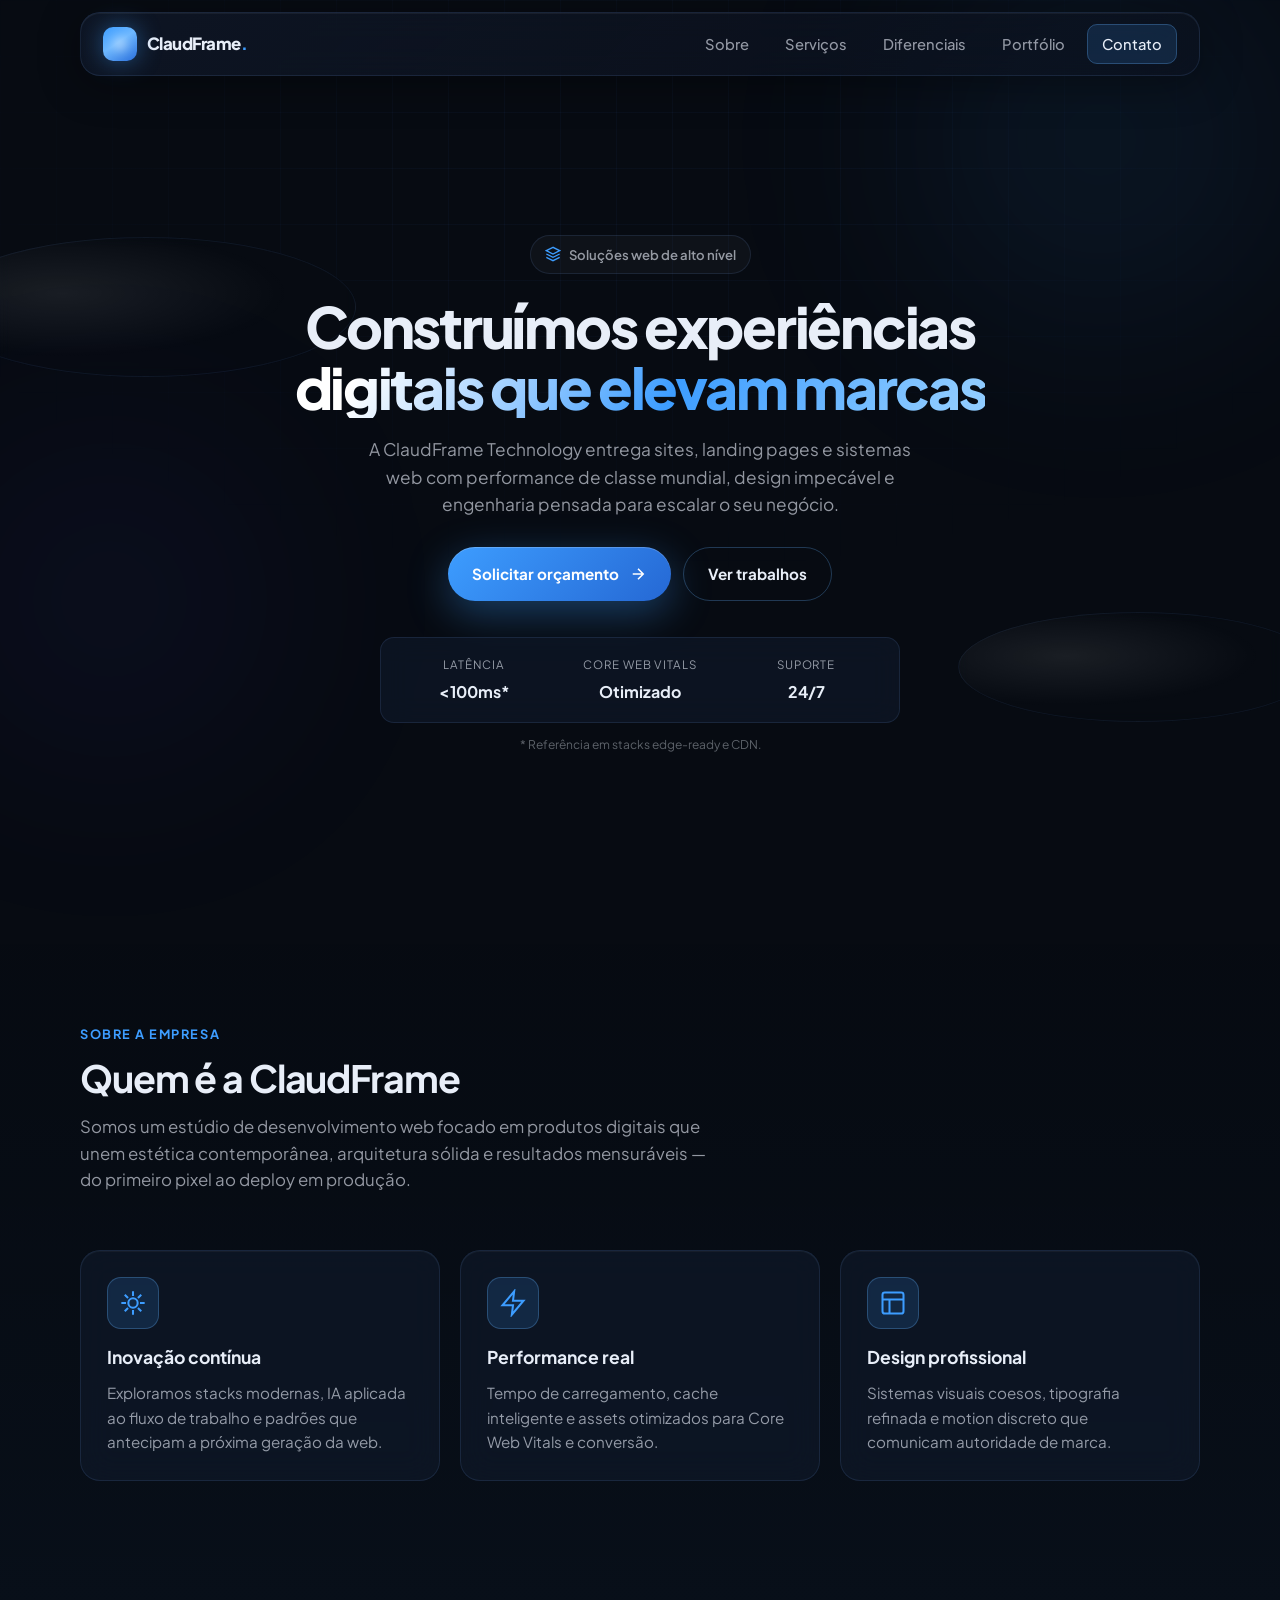
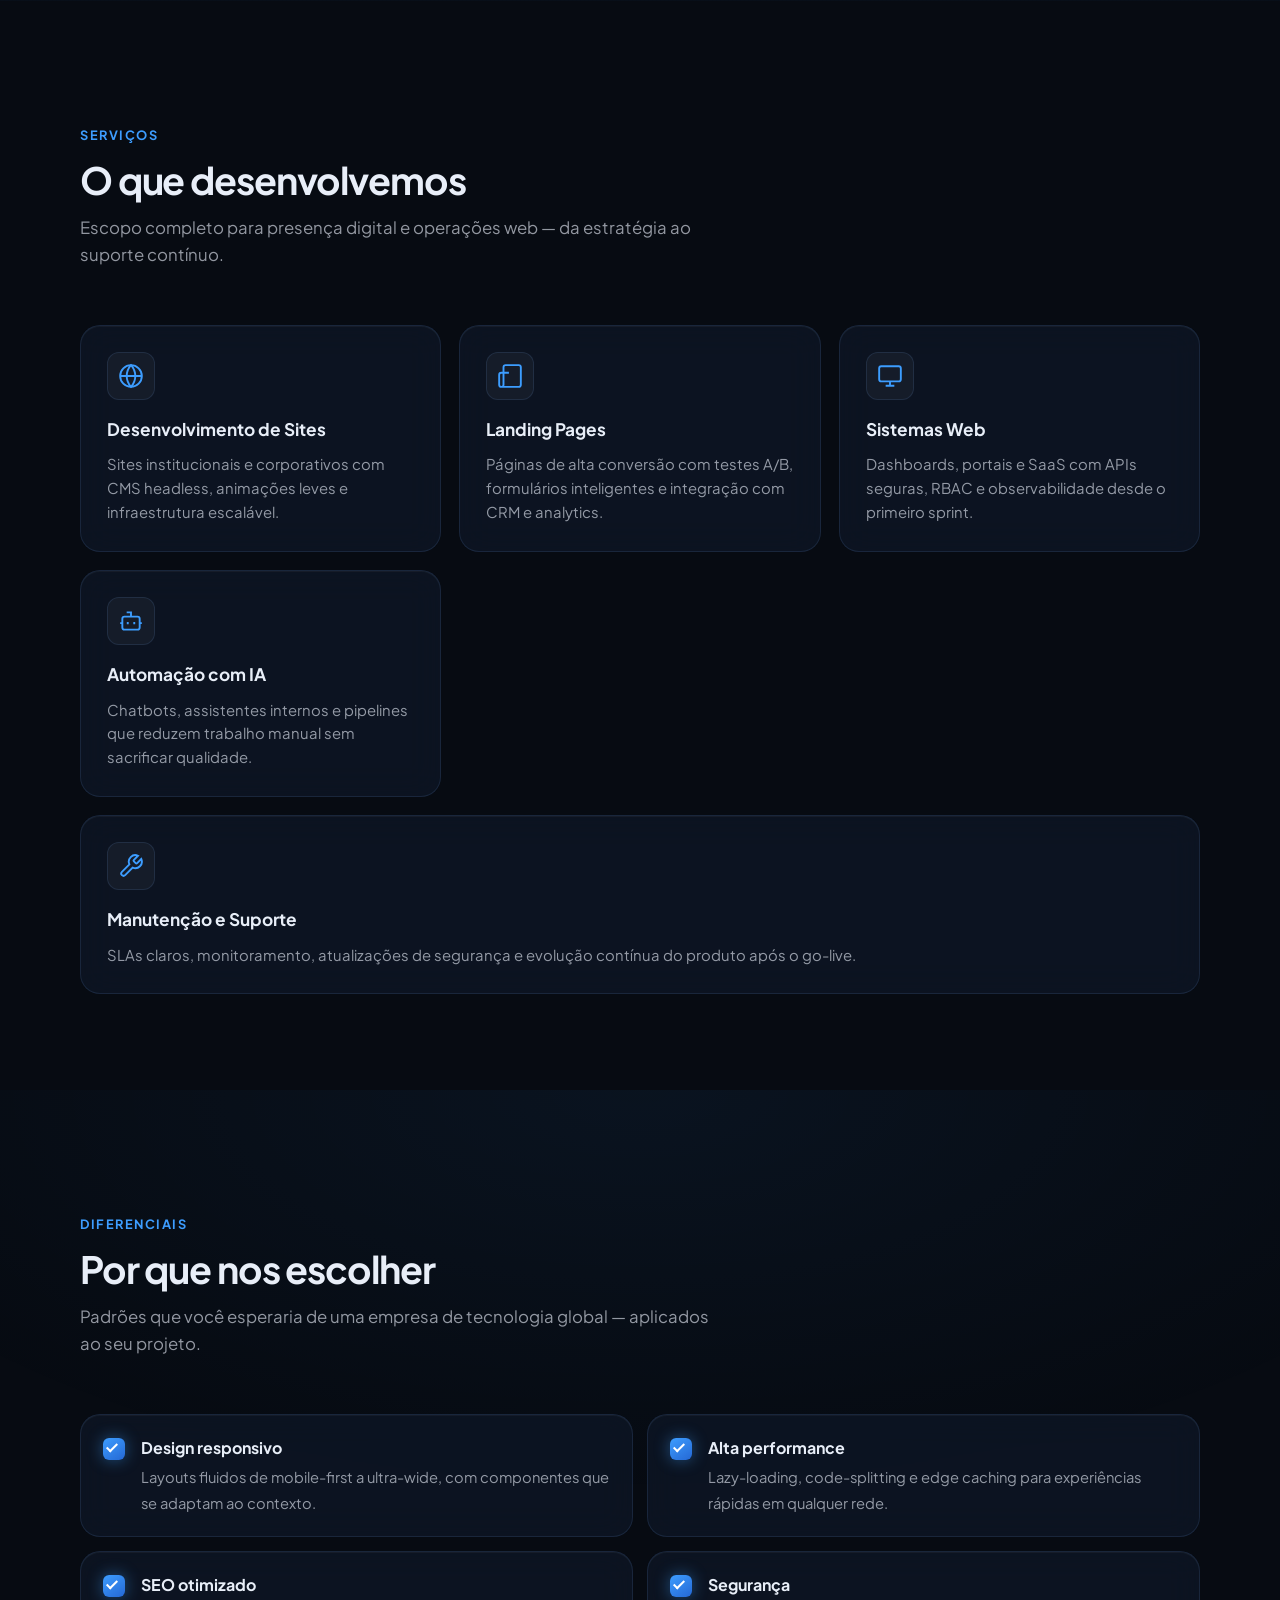
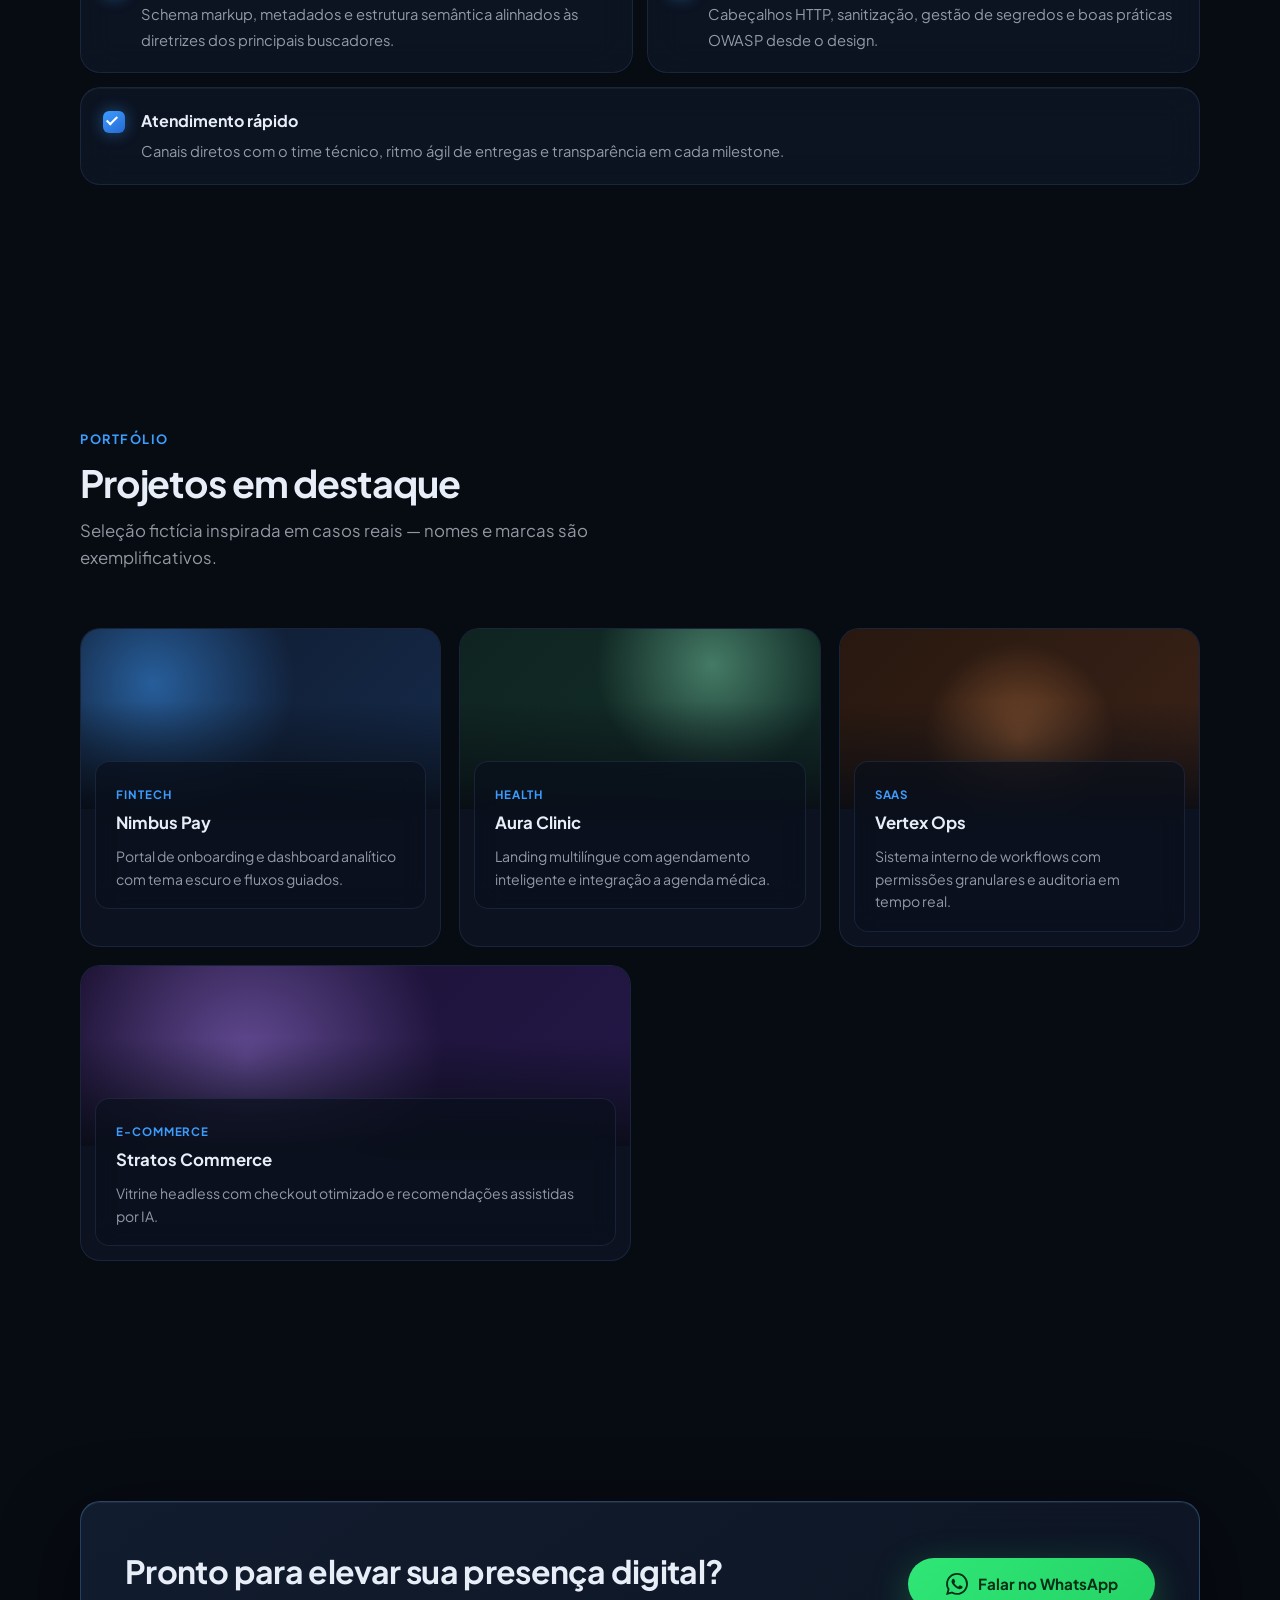
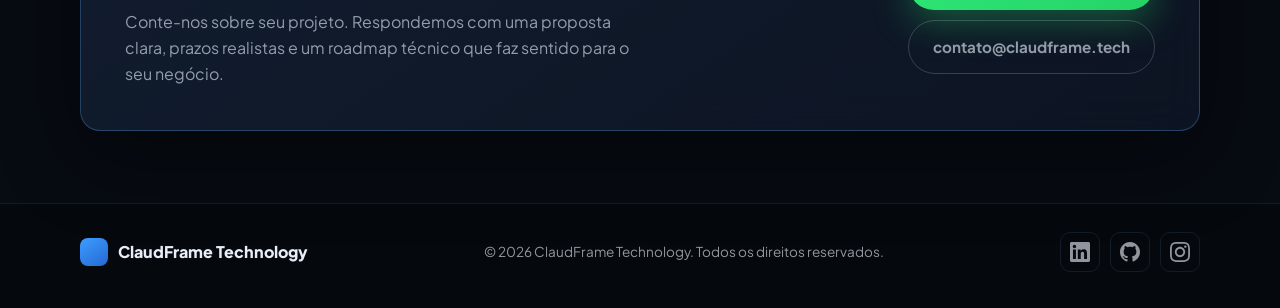
<file: index.html>
<!DOCTYPE html>
<html lang="pt-BR">
<head>
  <meta charset="UTF-8">
  <meta name="viewport" content="width=device-width, initial-scale=1.0">
  <meta name="description" content="ClaudFrame Technology — sites, landing pages e sistemas web profissionais com performance e design premium.">
  <title>ClaudFrame Technology — Desenvolvimento Web Premium</title>
  <link rel="preconnect" href="https://fonts.googleapis.com">
  <link rel="preconnect" href="https://fonts.gstatic.com" crossorigin>
  <link href="https://fonts.googleapis.com/css2?family=Plus+Jakarta+Sans:ital,wght@0,400;0,500;0,600;0,700;0,800;1,400&display=swap" rel="stylesheet">
  <link rel="stylesheet" href="style.css">
</head>
<body>
  <div class="bg-grid" aria-hidden="true"></div>
  <div class="bg-glow bg-glow--1" aria-hidden="true"></div>
  <div class="bg-glow bg-glow--2" aria-hidden="true"></div>

  <header class="site-header">
    <nav class="nav glass-nav" aria-label="Principal">
      <a href="#topo" class="nav__brand">
        <span class="nav__logo" aria-hidden="true"></span>
        <span class="nav__name">ClaudFrame<span class="nav__dot">.</span></span>
      </a>
      <button type="button" class="nav__toggle" aria-expanded="false" aria-controls="nav-menu" aria-label="Abrir menu">
        <span></span><span></span><span></span>
      </button>
      <ul id="nav-menu" class="nav__links">
        <li><a href="#sobre">Sobre</a></li>
        <li><a href="#servicos">Serviços</a></li>
        <li><a href="#diferenciais">Diferenciais</a></li>
        <li><a href="#portfolio">Portfólio</a></li>
        <li><a href="#contato" class="nav__cta">Contato</a></li>
      </ul>
    </nav>
  </header>

  <main id="topo">
    <section class="hero" aria-labelledby="hero-title">
      <div class="hero__cloud hero__cloud--1" aria-hidden="true"></div>
      <div class="hero__cloud hero__cloud--2" aria-hidden="true"></div>
      <div class="hero__inner">
        <p class="hero__badge reveal" data-reveal>
          <svg width="16" height="16" viewBox="0 0 24 24" fill="none" stroke="currentColor" stroke-width="2" aria-hidden="true"><path d="M12 2L2 7l10 5 10-5-10-5z"/><path d="M2 17l10 5 10-5"/><path d="M2 12l10 5 10-5"/></svg>
          Soluções web de alto nível
        </p>
        <h1 id="hero-title" class="hero__title reveal" data-reveal>
          <span class="hero__title-line">Construímos experiências</span>
          <span class="hero__title-accent">digitais que elevam marcas</span>
        </h1>
        <p class="hero__subtitle reveal" data-reveal>
          A ClaudFrame Technology entrega sites, landing pages e sistemas web com performance de classe mundial,
          design impecável e engenharia pensada para escalar o seu negócio.
        </p>
        <div class="hero__actions reveal" data-reveal>
          <a href="#contato" class="btn btn--primary">
            <span>Solicitar orçamento</span>
            <svg width="18" height="18" viewBox="0 0 24 24" fill="none" stroke="currentColor" stroke-width="2" aria-hidden="true"><path d="M5 12h14M12 5l7 7-7 7"/></svg>
          </a>
          <a href="#portfolio" class="btn btn--ghost">Ver trabalhos</a>
        </div>
        <dl class="hero__stats reveal" data-reveal>
          <div><dt>Latência</dt><dd>&lt;100ms*</dd></div>
          <div><dt>Core Web Vitals</dt><dd>Otimizado</dd></div>
          <div><dt>Suporte</dt><dd>24/7</dd></div>
        </dl>
        <p class="hero__footnote reveal" data-reveal>* Referência em stacks edge-ready e CDN.</p>
      </div>
    </section>

    <section id="sobre" class="section section--about" aria-labelledby="about-title">
      <div class="container">
        <header class="section__header reveal" data-reveal>
          <span class="section__label">Sobre a empresa</span>
          <h2 id="about-title" class="section__title">Quem é a ClaudFrame</h2>
          <p class="section__lead">
            Somos um estúdio de desenvolvimento web focado em produtos digitais que unem estética contemporânea,
            arquitetura sólida e resultados mensuráveis — do primeiro pixel ao deploy em produção.
          </p>
        </header>
        <div class="about__grid">
          <article class="glass-card about__card reveal" data-reveal>
            <div class="about__icon" aria-hidden="true">
              <svg width="28" height="28" viewBox="0 0 24 24" fill="none" stroke="currentColor" stroke-width="1.75"><path d="M12 2v4M12 18v4M4.93 4.93l2.83 2.83M16.24 16.24l2.83 2.83M2 12h4M18 12h4M4.93 19.07l2.83-2.83M16.24 7.76l2.83-2.83"/><circle cx="12" cy="12" r="4"/></svg>
            </div>
            <h3>Inovação contínua</h3>
            <p>Exploramos stacks modernas, IA aplicada ao fluxo de trabalho e padrões que antecipam a próxima geração da web.</p>
          </article>
          <article class="glass-card about__card reveal" data-reveal>
            <div class="about__icon" aria-hidden="true">
              <svg width="28" height="28" viewBox="0 0 24 24" fill="none" stroke="currentColor" stroke-width="1.75"><path d="M13 2L3 14h9l-1 8 10-12h-9l1-8z"/></svg>
            </div>
            <h3>Performance real</h3>
            <p>Tempo de carregamento, cache inteligente e assets otimizados para Core Web Vitals e conversão.</p>
          </article>
          <article class="glass-card about__card reveal" data-reveal>
            <div class="about__icon" aria-hidden="true">
              <svg width="28" height="28" viewBox="0 0 24 24" fill="none" stroke="currentColor" stroke-width="1.75"><rect x="3" y="3" width="18" height="18" rx="2"/><path d="M3 9h18M9 21V9"/></svg>
            </div>
            <h3>Design profissional</h3>
            <p>Sistemas visuais coesos, tipografia refinada e motion discreto que comunicam autoridade de marca.</p>
          </article>
        </div>
      </div>
    </section>

    <section id="servicos" class="section section--services" aria-labelledby="services-title">
      <div class="container">
        <header class="section__header reveal" data-reveal>
          <span class="section__label">Serviços</span>
          <h2 id="services-title" class="section__title">O que desenvolvemos</h2>
          <p class="section__lead">Escopo completo para presença digital e operações web — da estratégia ao suporte contínuo.</p>
        </header>
        <div class="services__grid">
          <article class="glass-card service-card reveal" data-reveal>
            <span class="service-card__icon" aria-hidden="true">
              <svg width="26" height="26" viewBox="0 0 24 24" fill="none" stroke="currentColor" stroke-width="1.75"><circle cx="12" cy="12" r="10"/><path d="M2 12h20M12 2a15.3 15.3 0 014 10 15.3 15.3 0 01-4 10 15.3 15.3 0 01-4-10 15.3 15.3 0 014-10z"/></svg>
            </span>
            <h3>Desenvolvimento de Sites</h3>
            <p>Sites institucionais e corporativos com CMS headless, animações leves e infraestrutura escalável.</p>
          </article>
          <article class="glass-card service-card reveal" data-reveal>
            <span class="service-card__icon" aria-hidden="true">
              <svg width="26" height="26" viewBox="0 0 24 24" fill="none" stroke="currentColor" stroke-width="1.75"><path d="M4 22h16a2 2 0 002-2V4a2 2 0 00-2-2H8a2 2 0 00-2 2v16a2 2 0 01-2 2zm0 0a2 2 0 01-2-2v-9c0-1.1.9-2 2-2h7"/></svg>
            </span>
            <h3>Landing Pages</h3>
            <p>Páginas de alta conversão com testes A/B, formulários inteligentes e integração com CRM e analytics.</p>
          </article>
          <article class="glass-card service-card reveal" data-reveal>
            <span class="service-card__icon" aria-hidden="true">
              <svg width="26" height="26" viewBox="0 0 24 24" fill="none" stroke="currentColor" stroke-width="1.75"><rect x="2" y="3" width="20" height="14" rx="2"/><path d="M8 21h8M12 17v4"/></svg>
            </span>
            <h3>Sistemas Web</h3>
            <p>Dashboards, portais e SaaS com APIs seguras, RBAC e observabilidade desde o primeiro sprint.</p>
          </article>
          <article class="glass-card service-card reveal" data-reveal>
            <span class="service-card__icon" aria-hidden="true">
              <svg width="26" height="26" viewBox="0 0 24 24" fill="none" stroke="currentColor" stroke-width="1.75"><path d="M12 8V4H8"/><rect x="4" y="8" width="16" height="12" rx="2"/><path d="M2 14h2M20 14h2M15 13v2M9 13v2"/></svg>
            </span>
            <h3>Automação com IA</h3>
            <p>Chatbots, assistentes internos e pipelines que reduzem trabalho manual sem sacrificar qualidade.</p>
          </article>
          <article class="glass-card service-card service-card--wide reveal" data-reveal>
            <span class="service-card__icon" aria-hidden="true">
              <svg width="26" height="26" viewBox="0 0 24 24" fill="none" stroke="currentColor" stroke-width="1.75"><path d="M14.7 6.3a1 1 0 000 1.4l1.6 1.6a1 1 0 001.4 0l3.77-3.77a6 6 0 01-7.94 7.94l-6.91 6.91a2.12 2.12 0 01-3-3l6.91-6.91a6 6 0 017.94-7.94l-3.76 3.76z"/></svg>
            </span>
            <h3>Manutenção e Suporte</h3>
            <p>SLAs claros, monitoramento, atualizações de segurança e evolução contínua do produto após o go-live.</p>
          </article>
        </div>
      </div>
    </section>

    <section id="diferenciais" class="section section--features" aria-labelledby="features-title">
      <div class="container">
        <header class="section__header reveal" data-reveal>
          <span class="section__label">Diferenciais</span>
          <h2 id="features-title" class="section__title">Por que nos escolher</h2>
          <p class="section__lead">Padrões que você esperaria de uma empresa de tecnologia global — aplicados ao seu projeto.</p>
        </header>
        <ul class="features__list">
          <li class="glass-card feature-item reveal" data-reveal>
            <span class="feature-item__check" aria-hidden="true"></span>
            <div>
              <strong>Design responsivo</strong>
              <span>Layouts fluidos de mobile-first a ultra-wide, com componentes que se adaptam ao contexto.</span>
            </div>
          </li>
          <li class="glass-card feature-item reveal" data-reveal>
            <span class="feature-item__check" aria-hidden="true"></span>
            <div>
              <strong>Alta performance</strong>
              <span>Lazy-loading, code-splitting e edge caching para experiências rápidas em qualquer rede.</span>
            </div>
          </li>
          <li class="glass-card feature-item reveal" data-reveal>
            <span class="feature-item__check" aria-hidden="true"></span>
            <div>
              <strong>SEO otimizado</strong>
              <span>Schema markup, metadados e estrutura semântica alinhados às diretrizes dos principais buscadores.</span>
            </div>
          </li>
          <li class="glass-card feature-item reveal" data-reveal>
            <span class="feature-item__check" aria-hidden="true"></span>
            <div>
              <strong>Segurança</strong>
              <span>Cabeçalhos HTTP, sanitização, gestão de segredos e boas práticas OWASP desde o design.</span>
            </div>
          </li>
          <li class="glass-card feature-item feature-item--full reveal" data-reveal>
            <span class="feature-item__check" aria-hidden="true"></span>
            <div>
              <strong>Atendimento rápido</strong>
              <span>Canais diretos com o time técnico, ritmo ágil de entregas e transparência em cada milestone.</span>
            </div>
          </li>
        </ul>
      </div>
    </section>

    <section id="portfolio" class="section section--portfolio" aria-labelledby="portfolio-title">
      <div class="container">
        <header class="section__header reveal" data-reveal>
          <span class="section__label">Portfólio</span>
          <h2 id="portfolio-title" class="section__title">Projetos em destaque</h2>
          <p class="section__lead">Seleção fictícia inspirada em casos reais — nomes e marcas são exemplificativos.</p>
        </header>
        <div class="portfolio__grid">
          <article class="portfolio-card reveal" data-reveal>
            <div class="portfolio-card__visual portfolio-card__visual--a" aria-hidden="true"></div>
            <div class="portfolio-card__body glass-panel">
              <span class="portfolio-card__tag">FinTech</span>
              <h3>Nimbus Pay</h3>
              <p>Portal de onboarding e dashboard analítico com tema escuro e fluxos guiados.</p>
            </div>
          </article>
          <article class="portfolio-card reveal" data-reveal>
            <div class="portfolio-card__visual portfolio-card__visual--b" aria-hidden="true"></div>
            <div class="portfolio-card__body glass-panel">
              <span class="portfolio-card__tag">Health</span>
              <h3>Aura Clinic</h3>
              <p>Landing multilíngue com agendamento inteligente e integração a agenda médica.</p>
            </div>
          </article>
          <article class="portfolio-card reveal" data-reveal>
            <div class="portfolio-card__visual portfolio-card__visual--c" aria-hidden="true"></div>
            <div class="portfolio-card__body glass-panel">
              <span class="portfolio-card__tag">SaaS</span>
              <h3>Vertex Ops</h3>
              <p>Sistema interno de workflows com permissões granulares e auditoria em tempo real.</p>
            </div>
          </article>
          <article class="portfolio-card portfolio-card--wide reveal" data-reveal>
            <div class="portfolio-card__visual portfolio-card__visual--d" aria-hidden="true"></div>
            <div class="portfolio-card__body glass-panel">
              <span class="portfolio-card__tag">E-commerce</span>
              <h3>Stratos Commerce</h3>
              <p>Vitrine headless com checkout otimizado e recomendações assistidas por IA.</p>
            </div>
          </article>
        </div>
      </div>
    </section>

    <section id="contato" class="section section--cta" aria-labelledby="cta-title">
      <div class="container">
        <div class="cta-banner glass-card-strong reveal" data-reveal>
          <div class="cta-banner__content">
            <h2 id="cta-title" class="cta-banner__title">Pronto para elevar sua presença digital?</h2>
            <p class="cta-banner__text">
              Conte-nos sobre seu projeto. Respondemos com uma proposta clara, prazos realistas e um roadmap técnico que faz sentido para o seu negócio.
            </p>
          </div>
          <div class="cta-banner__actions">
            <a href="https://wa.me/5511999999999?text=Ol%C3%A1%2C%20gostaria%20de%20solicitar%20um%20or%C3%A7amento%20com%20a%20ClaudFrame%20Technology." class="btn btn--whatsapp" target="_blank" rel="noopener noreferrer">
              <svg width="22" height="22" viewBox="0 0 24 24" fill="currentColor" aria-hidden="true"><path d="M17.472 14.382c-.297-.149-1.758-.867-2.03-.967-.273-.099-.471-.148-.67.15-.197.297-.767.966-.94 1.164-.173.199-.347.223-.644.075-.297-.15-1.255-.463-2.39-1.475-.883-.788-1.48-1.761-1.653-2.059-.173-.297-.018-.458.13-.606.134-.133.298-.347.446-.52.149-.174.198-.298.298-.497.099-.198.05-.371-.025-.52-.075-.149-.669-1.612-.916-2.207-.242-.579-.487-.5-.669-.51-.173-.008-.371-.01-.57-.01-.198 0-.52.074-.792.372-.272.297-1.04 1.016-1.04 2.479 0 1.462 1.065 2.875 1.213 3.074.149.198 2.096 3.2 5.077 4.487.709.306 1.262.489 1.694.625.712.227 1.36.195 1.871.118.571-.085 1.758-.719 2.006-1.413.248-.694.248-1.289.173-1.413-.074-.124-.272-.198-.57-.347m-5.421 7.403h-.004a9.87 9.87 0 01-5.031-1.378l-.361-.214-3.741.982.998-3.648-.235-.374a9.86 9.86 0 01-1.51-5.26c.001-5.45 4.436-9.884 9.888-9.884 2.64 0 5.122 1.03 6.988 2.898a9.825 9.825 0 012.893 6.994c-.003 5.45-4.435 9.884-9.885 9.884m8.413-18.297A11.815 11.815 0 0012.05 0C5.495 0 .16 5.335.157 11.892c0 2.096.547 4.142 1.588 5.945L.057 24l6.305-1.654a11.882 11.882 0 005.683 1.448h.005c6.554 0 11.89-5.335 11.893-11.893a11.821 11.821 0 00-3.48-8.413z"/></svg>
              <span>Falar no WhatsApp</span>
            </a>
            <a href="mailto:contato@claudframe.tech" class="btn btn--ghost btn--ghost-light">contato@claudframe.tech</a>
          </div>
        </div>
      </div>
    </section>
  </main>

  <footer class="site-footer">
    <div class="container footer__inner">
      <div class="footer__brand">
        <span class="footer__logo" aria-hidden="true"></span>
        <span class="footer__name">ClaudFrame Technology</span>
      </div>
      <p class="footer__rights">&copy; <span id="year"></span> ClaudFrame Technology. Todos os direitos reservados.</p>
      <ul class="footer__social" aria-label="Redes sociais">
        <li>
          <a href="https://linkedin.com" target="_blank" rel="noopener noreferrer" aria-label="LinkedIn">
            <svg width="20" height="20" viewBox="0 0 24 24" fill="currentColor" aria-hidden="true"><path d="M20.447 20.452h-3.554v-5.569c0-1.328-.027-3.037-1.852-3.037-1.853 0-2.136 1.445-2.136 2.939v5.667H9.351V9h3.414v1.561h.046c.477-.9 1.637-1.85 3.37-1.85 3.601 0 4.267 2.37 4.267 5.455v6.286zM5.337 7.433c-1.144 0-2.063-.926-2.063-2.065 0-1.138.92-2.063 2.063-2.063 1.14 0 2.064.925 2.064 2.063 0 1.139-.925 2.065-2.064 2.065zm1.782 13.019H3.555V9h3.564v11.452zM22.225 0H1.771C.792 0 0 .774 0 1.729v20.542C0 23.227.792 24 1.771 24h20.451C23.2 24 24 23.227 24 22.271V1.729C24 .774 23.2 0 22.222 0h.003z"/></svg>
          </a>
        </li>
        <li>
          <a href="https://github.com" target="_blank" rel="noopener noreferrer" aria-label="GitHub">
            <svg width="20" height="20" viewBox="0 0 24 24" fill="currentColor" aria-hidden="true"><path d="M12 0c-6.626 0-12 5.373-12 12 0 5.302 3.438 9.8 8.207 11.387.599.111.793-.261.793-.577v-2.234c-3.338.726-4.033-1.416-4.033-1.416-.546-1.387-1.333-1.756-1.333-1.756-1.089-.745.083-.729.083-.729 1.205.084 1.839 1.237 1.839 1.237 1.07 1.834 2.807 1.304 3.492.997.107-.775.418-1.305.762-1.604-2.665-.305-5.467-1.334-5.467-5.931 0-1.311.469-2.381 1.236-3.221-.124-.303-.535-1.524.117-3.176 0 0 1.008-.322 3.301 1.23.957-.266 1.983-.399 3.003-.404 1.02.005 2.047.138 3.006.404 2.291-1.552 3.297-1.23 3.297-1.23.653 1.653.242 2.874.118 3.176.77.84 1.235 1.911 1.235 3.221 0 4.609-2.807 5.624-5.479 5.921.43.372.823 1.102.823 2.222v3.293c0 .319.192.694.801.576 4.765-1.589 8.199-6.086 8.199-11.386 0-6.627-5.373-12-12-12z"/></svg>
          </a>
        </li>
        <li>
          <a href="https://instagram.com" target="_blank" rel="noopener noreferrer" aria-label="Instagram">
            <svg width="20" height="20" viewBox="0 0 24 24" fill="currentColor" aria-hidden="true"><path d="M12 2.163c3.204 0 3.584.012 4.85.07 3.252.148 4.771 1.691 4.919 4.919.058 1.265.069 1.645.069 4.849 0 3.205-.012 3.584-.069 4.849-.149 3.225-1.664 4.771-4.919 4.919-1.266.058-1.644.07-4.85.07-3.204 0-3.584-.012-4.849-.07-3.26-.149-4.771-1.699-4.919-4.92-.058-1.265-.07-1.644-.07-4.849 0-3.204.013-3.583.07-4.849.149-3.227 1.664-4.771 4.919-4.919 1.266-.057 1.645-.069 4.849-.069zm0-2.163c-3.259 0-3.667.014-4.947.072-4.358.2-6.78 2.618-6.98 6.98-.059 1.281-.073 1.689-.073 4.948 0 3.259.014 3.668.072 4.948.2 4.358 2.618 6.78 6.98 6.98 1.281.058 1.689.072 4.948.072 3.259 0 3.668-.014 4.948-.072 4.354-.2 6.782-2.618 6.979-6.98.059-1.28.073-1.689.073-4.948 0-3.259-.014-3.667-.072-4.947-.196-4.354-2.617-6.78-6.979-6.98-1.281-.059-1.69-.073-4.949-.073zm0 5.838c-3.403 0-6.162 2.759-6.162 6.162s2.759 6.163 6.162 6.163 6.162-2.759 6.162-6.163c0-3.403-2.759-6.162-6.162-6.162zm0 10.162c-2.209 0-4-1.79-4-4 0-2.209 1.791-4 4-4s4 1.791 4 4c0 2.21-1.791 4-4 4zm6.406-11.845c-.796 0-1.441.645-1.441 1.44s.645 1.44 1.441 1.44c.795 0 1.439-.645 1.439-1.44s-.644-1.44-1.439-1.44z"/></svg>
          </a>
        </li>
      </ul>
    </div>
  </footer>

  <script src="script.js"></script>
</body>
</html>
</file>
<file: style.css>
/* ClaudFrame Technology — landing premium */
:root {
  --bg-deep: #070b12;
  --bg-elevated: #0c1220;
  --surface: rgba(18, 28, 46, 0.55);
  --surface-strong: rgba(22, 36, 58, 0.72);
  --stroke: rgba(120, 170, 255, 0.12);
  --stroke-bright: rgba(100, 180, 255, 0.28);
  --text: #e8eef8;
  --text-muted: rgba(232, 238, 248, 0.62);
  --accent: #3d9dff;
  --accent-soft: rgba(61, 157, 255, 0.15);
  --accent-glow: rgba(61, 157, 255, 0.45);
  --whatsapp: #25d366;
  --radius-lg: 20px;
  --radius-md: 14px;
  --radius-sm: 10px;
  --shadow-soft: 0 24px 80px rgba(0, 0, 0, 0.45);
  --font: "Plus Jakarta Sans", system-ui, -apple-system, Segoe UI, sans-serif;
  --ease-out: cubic-bezier(0.22, 1, 0.36, 1);
  --header-h: 92px;
}

*,
*::before,
*::after {
  box-sizing: border-box;
}

html {
  scroll-behavior: smooth;
}

@media (prefers-reduced-motion: reduce) {
  html {
    scroll-behavior: auto;
  }
  *,
  *::before,
  *::after {
    animation-duration: 0.01ms !important;
    animation-iteration-count: 1 !important;
    transition-duration: 0.01ms !important;
  }
}

body {
  margin: 0;
  font-family: var(--font);
  font-size: 1rem;
  line-height: 1.6;
  color: var(--text);
  background: var(--bg-deep);
  overflow-x: hidden;
  -webkit-font-smoothing: antialiased;
}

img {
  max-width: 100%;
  height: auto;
  display: block;
}

a {
  color: inherit;
  text-decoration: none;
}

ul {
  list-style: none;
  margin: 0;
  padding: 0;
}

/* Background atmosphere */
.bg-grid {
  position: fixed;
  inset: 0;
  z-index: 0;
  pointer-events: none;
  background-image:
    linear-gradient(rgba(80, 140, 255, 0.04) 1px, transparent 1px),
    linear-gradient(90deg, rgba(80, 140, 255, 0.04) 1px, transparent 1px);
  background-size: 56px 56px;
  mask-image: radial-gradient(ellipse 80% 60% at 50% 20%, black 20%, transparent 75%);
}

.bg-glow {
  position: fixed;
  border-radius: 50%;
  filter: blur(120px);
  opacity: 0.35;
  pointer-events: none;
  z-index: 0;
}

.bg-glow--1 {
  width: 520px;
  height: 520px;
  top: -120px;
  right: -80px;
  background: radial-gradient(circle, var(--accent-glow), transparent 65%);
}

.bg-glow--2 {
  width: 420px;
  height: 420px;
  bottom: 10%;
  left: -100px;
  background: radial-gradient(circle, rgba(100, 80, 255, 0.35), transparent 70%);
}

/* Header / Nav */
.site-header {
  position: fixed;
  inset: 0 0 auto 0;
  z-index: 100;
  padding: 12px 20px;
}

.glass-nav {
  position: relative;
  max-width: 1120px;
  margin: 0 auto;
  display: flex;
  align-items: center;
  justify-content: space-between;
  gap: 24px;
  padding: 14px 22px;
  border-radius: var(--radius-lg);
  border: 1px solid var(--stroke);
  background: linear-gradient(135deg, rgba(16, 24, 40, 0.78), rgba(12, 18, 32, 0.55));
  backdrop-filter: blur(18px);
  -webkit-backdrop-filter: blur(18px);
  box-shadow: 0 8px 40px rgba(0, 0, 0, 0.35), inset 0 1px 0 rgba(255, 255, 255, 0.05);
}

.nav__brand {
  display: inline-flex;
  align-items: center;
  gap: 10px;
  font-weight: 800;
  letter-spacing: -0.03em;
  font-size: 1.05rem;
}

.nav__logo {
  width: 34px;
  height: 34px;
  border-radius: 10px;
  background: linear-gradient(145deg, var(--accent), #6eb8ff 45%, #2a6fdb);
  box-shadow: 0 0 24px var(--accent-glow);
  position: relative;
  overflow: hidden;
}

.nav__logo::after {
  content: "";
  position: absolute;
  inset: 30%;
  border-radius: 6px;
  background: rgba(255, 255, 255, 0.35);
  filter: blur(4px);
}

.nav__dot {
  color: var(--accent);
}

.nav__links {
  display: flex;
  align-items: center;
  gap: 8px;
}

.nav__links a {
  padding: 10px 14px;
  border-radius: var(--radius-sm);
  font-weight: 500;
  font-size: 0.92rem;
  color: var(--text-muted);
  transition: color 0.25s var(--ease-out), background 0.25s var(--ease-out), transform 0.25s var(--ease-out);
}

.nav__links a:hover {
  color: var(--text);
  background: rgba(255, 255, 255, 0.04);
}

.nav__cta {
  border: 1px solid var(--stroke-bright);
  background: var(--accent-soft);
  color: var(--text) !important;
}

.nav__cta:hover {
  background: rgba(61, 157, 255, 0.28);
  transform: translateY(-1px);
}

.nav__toggle {
  display: none;
  flex-direction: column;
  justify-content: center;
  gap: 5px;
  width: 44px;
  height: 44px;
  padding: 0;
  border: 1px solid var(--stroke);
  border-radius: var(--radius-sm);
  background: rgba(255, 255, 255, 0.03);
  cursor: pointer;
}

.nav__toggle span {
  display: block;
  width: 20px;
  height: 2px;
  margin: 0 auto;
  background: var(--text);
  border-radius: 2px;
  transition: transform 0.3s var(--ease-out), opacity 0.3s;
}

.nav__toggle[aria-expanded="true"] span:nth-child(1) {
  transform: translateY(7px) rotate(45deg);
}

.nav__toggle[aria-expanded="true"] span:nth-child(2) {
  opacity: 0;
}

.nav__toggle[aria-expanded="true"] span:nth-child(3) {
  transform: translateY(-7px) rotate(-45deg);
}

@media (max-width: 900px) {
  .nav__toggle {
    display: flex;
  }

  .nav__links {
    position: absolute;
    top: calc(100% + 10px);
    left: 20px;
    right: 20px;
    flex-direction: column;
    align-items: stretch;
    padding: 14px;
    border-radius: var(--radius-md);
    border: 1px solid var(--stroke);
    background: rgba(10, 14, 24, 0.94);
    backdrop-filter: blur(16px);
    box-shadow: var(--shadow-soft);
    opacity: 0;
    visibility: hidden;
    transform: translateY(-8px);
    transition: opacity 0.3s var(--ease-out), transform 0.3s var(--ease-out), visibility 0.3s;
  }

  .glass-nav.is-open .nav__links {
    opacity: 1;
    visibility: visible;
    transform: translateY(0);
  }
}

/* Layout */
main {
  position: relative;
  z-index: 1;
  padding-top: var(--header-h);
}

.container {
  width: min(1120px, calc(100% - 40px));
  margin-inline: auto;
}

.section {
  padding: clamp(72px, 10vw, 120px) 0;
}

.section__header {
  max-width: 640px;
  margin-bottom: clamp(40px, 6vw, 56px);
}

.section__label {
  display: inline-flex;
  align-items: center;
  gap: 8px;
  font-size: 0.8rem;
  font-weight: 700;
  letter-spacing: 0.12em;
  text-transform: uppercase;
  color: var(--accent);
  margin-bottom: 12px;
}

.section__title {
  margin: 0 0 14px;
  font-size: clamp(1.75rem, 4vw, 2.35rem);
  letter-spacing: -0.03em;
  line-height: 1.15;
}

.section__lead {
  margin: 0;
  color: var(--text-muted);
  font-size: 1.05rem;
}

/* Hero */
.hero {
  position: relative;
  min-height: calc(100svh - var(--header-h));
  display: flex;
  align-items: center;
  padding: clamp(32px, 6vw, 64px) 20px 80px;
  overflow: hidden;
}

.hero__cloud {
  position: absolute;
  border-radius: 50%;
  background: radial-gradient(ellipse at 30% 40%, rgba(255, 255, 255, 0.08), transparent 55%);
  border: 1px solid rgba(120, 170, 255, 0.08);
  backdrop-filter: blur(6px);
  animation: float 18s ease-in-out infinite;
}

.hero__cloud--1 {
  width: min(420px, 70vw);
  height: 140px;
  top: 18%;
  left: -5%;
  animation-delay: -4s;
}

.hero__cloud--2 {
  width: min(360px, 60vw);
  height: 110px;
  bottom: 22%;
  right: -3%;
  animation-delay: -9s;
}

@keyframes float {
  0%,
  100% {
    transform: translate3d(0, 0, 0);
  }
  50% {
    transform: translate3d(24px, -16px, 0);
  }
}

.hero__inner {
  position: relative;
  max-width: 820px;
  margin: 0 auto;
  text-align: center;
}

.hero__badge {
  display: inline-flex;
  align-items: center;
  gap: 8px;
  padding: 8px 14px;
  border-radius: 999px;
  font-size: 0.82rem;
  font-weight: 600;
  color: var(--text-muted);
  border: 1px solid var(--stroke);
  background: rgba(255, 255, 255, 0.03);
  margin-bottom: 22px;
}

.hero__badge svg {
  color: var(--accent);
}

.hero__title {
  margin: 0 0 18px;
  font-size: clamp(2.25rem, 6vw, 3.55rem);
  font-weight: 800;
  letter-spacing: -0.04em;
  line-height: 1.08;
}

.hero__title-line {
  display: block;
}

.hero__title-accent {
  display: block;
  background: linear-gradient(120deg, #fff 10%, var(--accent) 55%, #8ecbff 95%);
  -webkit-background-clip: text;
  background-clip: text;
  color: transparent;
}

.hero__subtitle {
  margin: 0 auto 28px;
  max-width: 560px;
  color: var(--text-muted);
  font-size: 1.08rem;
}

.hero__actions {
  display: flex;
  flex-wrap: wrap;
  gap: 12px;
  justify-content: center;
  margin-bottom: 36px;
}

.hero__stats {
  display: grid;
  grid-template-columns: repeat(3, 1fr);
  gap: 16px;
  max-width: 520px;
  margin: 0 auto 12px;
  padding: 18px;
  border-radius: var(--radius-md);
  border: 1px solid var(--stroke);
  background: var(--surface);
  backdrop-filter: blur(14px);
}

.hero__stats dt {
  font-size: 0.72rem;
  text-transform: uppercase;
  letter-spacing: 0.08em;
  color: var(--text-muted);
}

.hero__stats dd {
  margin: 4px 0 0;
  font-weight: 700;
  font-size: 1rem;
}

.hero__footnote {
  margin: 0;
  font-size: 0.75rem;
  color: rgba(232, 238, 248, 0.38);
}

@media (max-width: 520px) {
  .hero__stats {
    grid-template-columns: 1fr;
    text-align: center;
  }
}

/* Buttons */
.btn {
  display: inline-flex;
  align-items: center;
  justify-content: center;
  gap: 10px;
  padding: 14px 24px;
  border-radius: 999px;
  font-family: inherit;
  font-weight: 700;
  font-size: 0.95rem;
  border: none;
  cursor: pointer;
  position: relative;
  overflow: hidden;
  transition: transform 0.35s var(--ease-out), box-shadow 0.35s var(--ease-out), background 0.35s;
}

.btn::before {
  content: "";
  position: absolute;
  inset: 0;
  background: linear-gradient(120deg, transparent 30%, rgba(255, 255, 255, 0.22) 50%, transparent 70%);
  transform: translateX(-120%);
  transition: transform 0.65s var(--ease-out);
}

.btn:hover::before {
  transform: translateX(120%);
}

.btn--primary {
  background: linear-gradient(135deg, var(--accent), #2568d4);
  color: #fff;
  box-shadow: 0 12px 40px rgba(61, 157, 255, 0.35), inset 0 1px 0 rgba(255, 255, 255, 0.2);
}

.btn--primary:hover {
  transform: translateY(-3px) scale(1.02);
  box-shadow: 0 18px 48px rgba(61, 157, 255, 0.48), inset 0 1px 0 rgba(255, 255, 255, 0.25);
}

.btn--primary:active {
  transform: translateY(-1px) scale(0.99);
}

.btn--ghost {
  background: transparent;
  color: var(--text);
  border: 1px solid var(--stroke-bright);
}

.btn--ghost:hover {
  background: rgba(255, 255, 255, 0.06);
  transform: translateY(-2px);
}

.btn--ghost-light {
  border-color: rgba(255, 255, 255, 0.18);
  color: var(--text-muted);
}

.btn--ghost-light:hover {
  color: var(--text);
}

.btn--whatsapp {
  background: linear-gradient(135deg, #2fe677, var(--whatsapp));
  color: #052e16;
  box-shadow: 0 12px 36px rgba(37, 211, 102, 0.35);
}

.btn--whatsapp:hover {
  transform: translateY(-3px) scale(1.02);
  box-shadow: 0 18px 44px rgba(37, 211, 102, 0.45);
}

/* Glass cards */
.glass-card {
  border-radius: var(--radius-lg);
  border: 1px solid var(--stroke);
  background: var(--surface);
  backdrop-filter: blur(16px);
  -webkit-backdrop-filter: blur(16px);
  padding: 26px;
  box-shadow: inset 0 1px 0 rgba(255, 255, 255, 0.04);
  transition: border-color 0.35s var(--ease-out), transform 0.35s var(--ease-out), box-shadow 0.35s;
}

.glass-card:hover {
  border-color: var(--stroke-bright);
  transform: translateY(-4px);
  box-shadow: 0 20px 50px rgba(0, 0, 0, 0.35), inset 0 1px 0 rgba(255, 255, 255, 0.06);
}

.glass-card-strong {
  border-radius: var(--radius-lg);
  border: 1px solid var(--stroke-bright);
  background: linear-gradient(145deg, var(--surface-strong), rgba(14, 22, 38, 0.85));
  backdrop-filter: blur(20px);
  padding: clamp(28px, 5vw, 44px);
  box-shadow: var(--shadow-soft), inset 0 1px 0 rgba(255, 255, 255, 0.06);
}

.glass-panel {
  border-radius: var(--radius-md);
  border: 1px solid var(--stroke);
  background: rgba(10, 16, 28, 0.65);
  backdrop-filter: blur(12px);
  padding: 18px 20px;
}

/* About */
.section--about {
  background: linear-gradient(180deg, transparent, rgba(61, 157, 255, 0.03));
}

.about__grid {
  display: grid;
  grid-template-columns: repeat(3, 1fr);
  gap: 20px;
}

.about__card h3 {
  margin: 14px 0 10px;
  font-size: 1.1rem;
}

.about__card p {
  margin: 0;
  color: var(--text-muted);
  font-size: 0.95rem;
}

.about__icon {
  width: 52px;
  height: 52px;
  display: grid;
  place-items: center;
  border-radius: 14px;
  background: var(--accent-soft);
  color: var(--accent);
  border: 1px solid var(--stroke-bright);
}

@media (max-width: 820px) {
  .about__grid {
    grid-template-columns: 1fr;
  }
}

/* Services */
.section--services {
  padding-bottom: clamp(56px, 8vw, 96px);
}

.services__grid {
  display: grid;
  grid-template-columns: repeat(3, 1fr);
  gap: 18px;
}

.service-card h3 {
  margin: 16px 0 10px;
  font-size: 1.08rem;
}

.service-card p {
  margin: 0;
  color: var(--text-muted);
  font-size: 0.93rem;
}

.service-card__icon {
  width: 48px;
  height: 48px;
  display: grid;
  place-items: center;
  border-radius: 12px;
  background: rgba(255, 255, 255, 0.04);
  color: var(--accent);
  border: 1px solid var(--stroke);
}

.service-card--wide {
  grid-column: span 3;
}

@media (max-width: 900px) {
  .services__grid {
    grid-template-columns: 1fr;
  }

  .service-card--wide {
    grid-column: span 1;
  }
}

/* Features */
.section--features {
  background: radial-gradient(ellipse 70% 50% at 50% 0%, rgba(61, 157, 255, 0.06), transparent);
}

.features__list {
  display: grid;
  grid-template-columns: repeat(2, 1fr);
  gap: 14px;
}

.feature-item {
  display: flex;
  gap: 16px;
  align-items: flex-start;
  padding: 20px 22px;
}

.feature-item--full {
  grid-column: span 2;
}

.feature-item__check {
  flex-shrink: 0;
  width: 22px;
  height: 22px;
  margin-top: 3px;
  border-radius: 6px;
  background: linear-gradient(145deg, var(--accent), #2568d4);
  box-shadow: 0 0 16px var(--accent-glow);
  position: relative;
}

.feature-item__check::after {
  content: "";
  position: absolute;
  left: 6px;
  top: 3px;
  width: 6px;
  height: 11px;
  border: solid #fff;
  border-width: 0 2px 2px 0;
  transform: rotate(45deg);
}

.feature-item strong {
  display: block;
  margin-bottom: 4px;
  font-size: 1rem;
}

.feature-item span {
  color: var(--text-muted);
  font-size: 0.92rem;
}

@media (max-width: 720px) {
  .features__list {
    grid-template-columns: 1fr;
  }

  .feature-item--full {
    grid-column: span 1;
  }
}

/* Portfolio */
.section--portfolio .portfolio__grid {
  display: grid;
  grid-template-columns: repeat(6, 1fr);
  gap: 18px;
}

.portfolio-card {
  grid-column: span 2;
  border-radius: var(--radius-lg);
  overflow: hidden;
  border: 1px solid var(--stroke);
  background: var(--bg-elevated);
  transition: transform 0.4s var(--ease-out), box-shadow 0.4s;
}

.portfolio-card:hover {
  transform: translateY(-6px);
  box-shadow: 0 28px 60px rgba(0, 0, 0, 0.45);
}

.portfolio-card--wide {
  grid-column: span 3;
}

.portfolio-card__visual {
  height: 180px;
  position: relative;
  overflow: hidden;
}

.portfolio-card__visual::after {
  content: "";
  position: absolute;
  inset: 0;
  background: linear-gradient(180deg, transparent 40%, rgba(7, 11, 18, 0.85));
}

.portfolio-card__visual--a {
  background:
    radial-gradient(circle at 20% 30%, rgba(61, 157, 255, 0.5), transparent 45%),
    linear-gradient(135deg, #0f1a2e, #152a4a);
}

.portfolio-card__visual--b {
  background:
    radial-gradient(circle at 70% 20%, rgba(130, 220, 180, 0.45), transparent 40%),
    linear-gradient(135deg, #0f2420, #14302a);
}

.portfolio-card__visual--c {
  background:
    radial-gradient(circle at 50% 60%, rgba(255, 160, 90, 0.35), transparent 45%),
    linear-gradient(135deg, #28180f, #3a2218);
}

.portfolio-card__visual--d {
  background:
    radial-gradient(circle at 30% 50%, rgba(180, 140, 255, 0.45), transparent 50%),
    linear-gradient(135deg, #1a1030, #241848);
}

.portfolio-card__body {
  margin: -48px 14px 14px;
  position: relative;
}

.portfolio-card__tag {
  display: inline-block;
  font-size: 0.72rem;
  font-weight: 700;
  letter-spacing: 0.08em;
  text-transform: uppercase;
  color: var(--accent);
  margin-bottom: 6px;
}

.portfolio-card__body h3 {
  margin: 0 0 8px;
  font-size: 1.05rem;
}

.portfolio-card__body p {
  margin: 0;
  font-size: 0.88rem;
  color: var(--text-muted);
}

@media (max-width: 960px) {
  .section--portfolio .portfolio__grid {
    grid-template-columns: 1fr;
  }

  .portfolio-card,
  .portfolio-card--wide {
    grid-column: span 1;
  }
}

/* CTA */
.section--cta {
  padding-bottom: 72px;
}

.cta-banner {
  display: flex;
  flex-wrap: wrap;
  align-items: center;
  justify-content: space-between;
  gap: 28px;
}

.cta-banner__content {
  flex: 1 1 280px;
}

.cta-banner__title {
  margin: 0 0 12px;
  font-size: clamp(1.5rem, 3vw, 2rem);
  letter-spacing: -0.02em;
}

.cta-banner__text {
  margin: 0;
  color: var(--text-muted);
  max-width: 520px;
}

.cta-banner__actions {
  display: flex;
  flex-direction: column;
  gap: 10px;
  align-items: stretch;
}

/* Footer */
.site-footer {
  border-top: 1px solid var(--stroke);
  padding: 28px 20px 36px;
  background: rgba(5, 8, 14, 0.92);
}

.footer__inner {
  display: flex;
  flex-wrap: wrap;
  align-items: center;
  justify-content: space-between;
  gap: 18px;
}

.footer__brand {
  display: inline-flex;
  align-items: center;
  gap: 10px;
  font-weight: 800;
}

.footer__logo {
  width: 28px;
  height: 28px;
  border-radius: 8px;
  background: linear-gradient(145deg, var(--accent), #2568d4);
}

.footer__rights {
  margin: 0;
  font-size: 0.85rem;
  color: var(--text-muted);
}

.footer__social {
  display: flex;
  gap: 10px;
}

.footer__social a {
  display: grid;
  place-items: center;
  width: 40px;
  height: 40px;
  border-radius: 10px;
  border: 1px solid var(--stroke);
  color: var(--text-muted);
  transition: color 0.25s, background 0.25s, transform 0.25s var(--ease-out), border-color 0.25s;
}

.footer__social a:hover {
  color: var(--accent);
  background: var(--accent-soft);
  border-color: var(--stroke-bright);
  transform: translateY(-2px);
}

/* Scroll reveal */
.reveal {
  opacity: 0;
  transform: translateY(28px);
  transition: opacity 0.7s var(--ease-out), transform 0.7s var(--ease-out);
}

.reveal.is-visible {
  opacity: 1;
  transform: translateY(0);
}

.reveal[data-stagger] {
  transition-delay: calc(var(--i, 0) * 0.08s);
}
</file>
